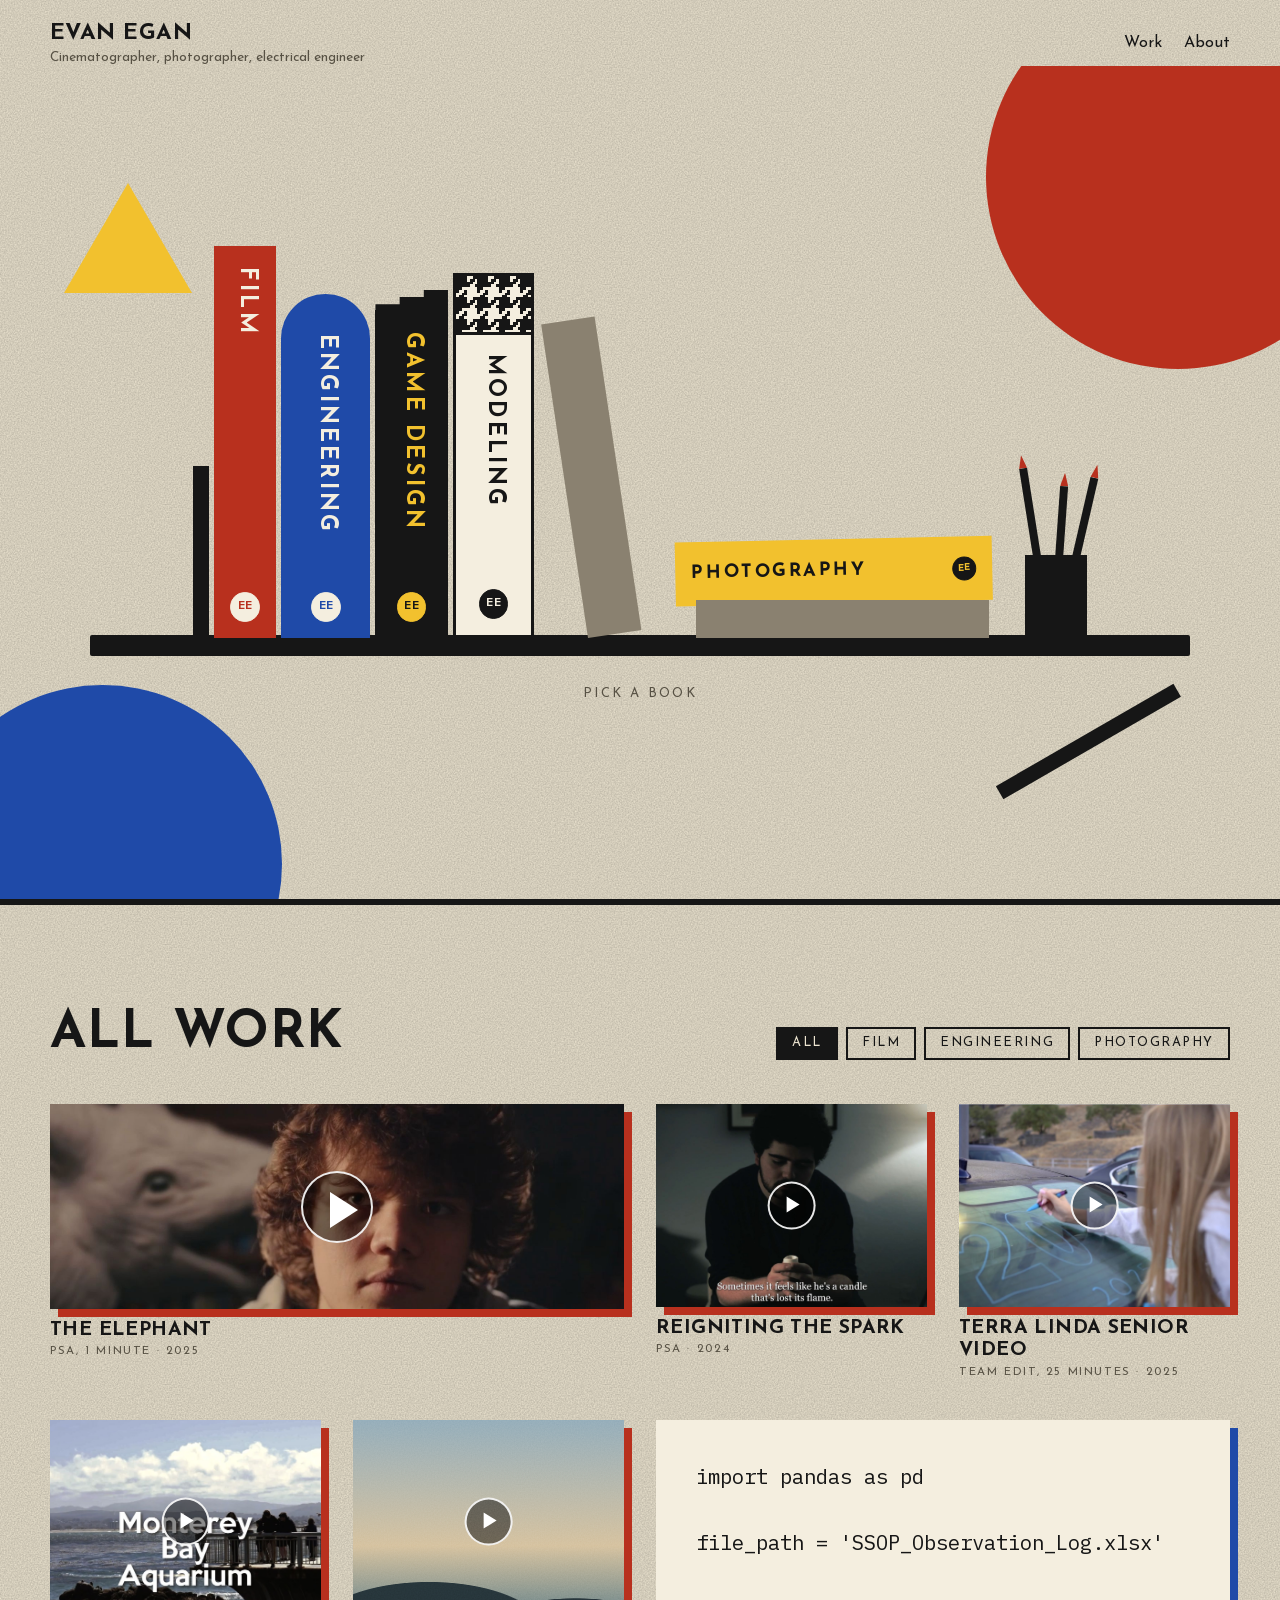
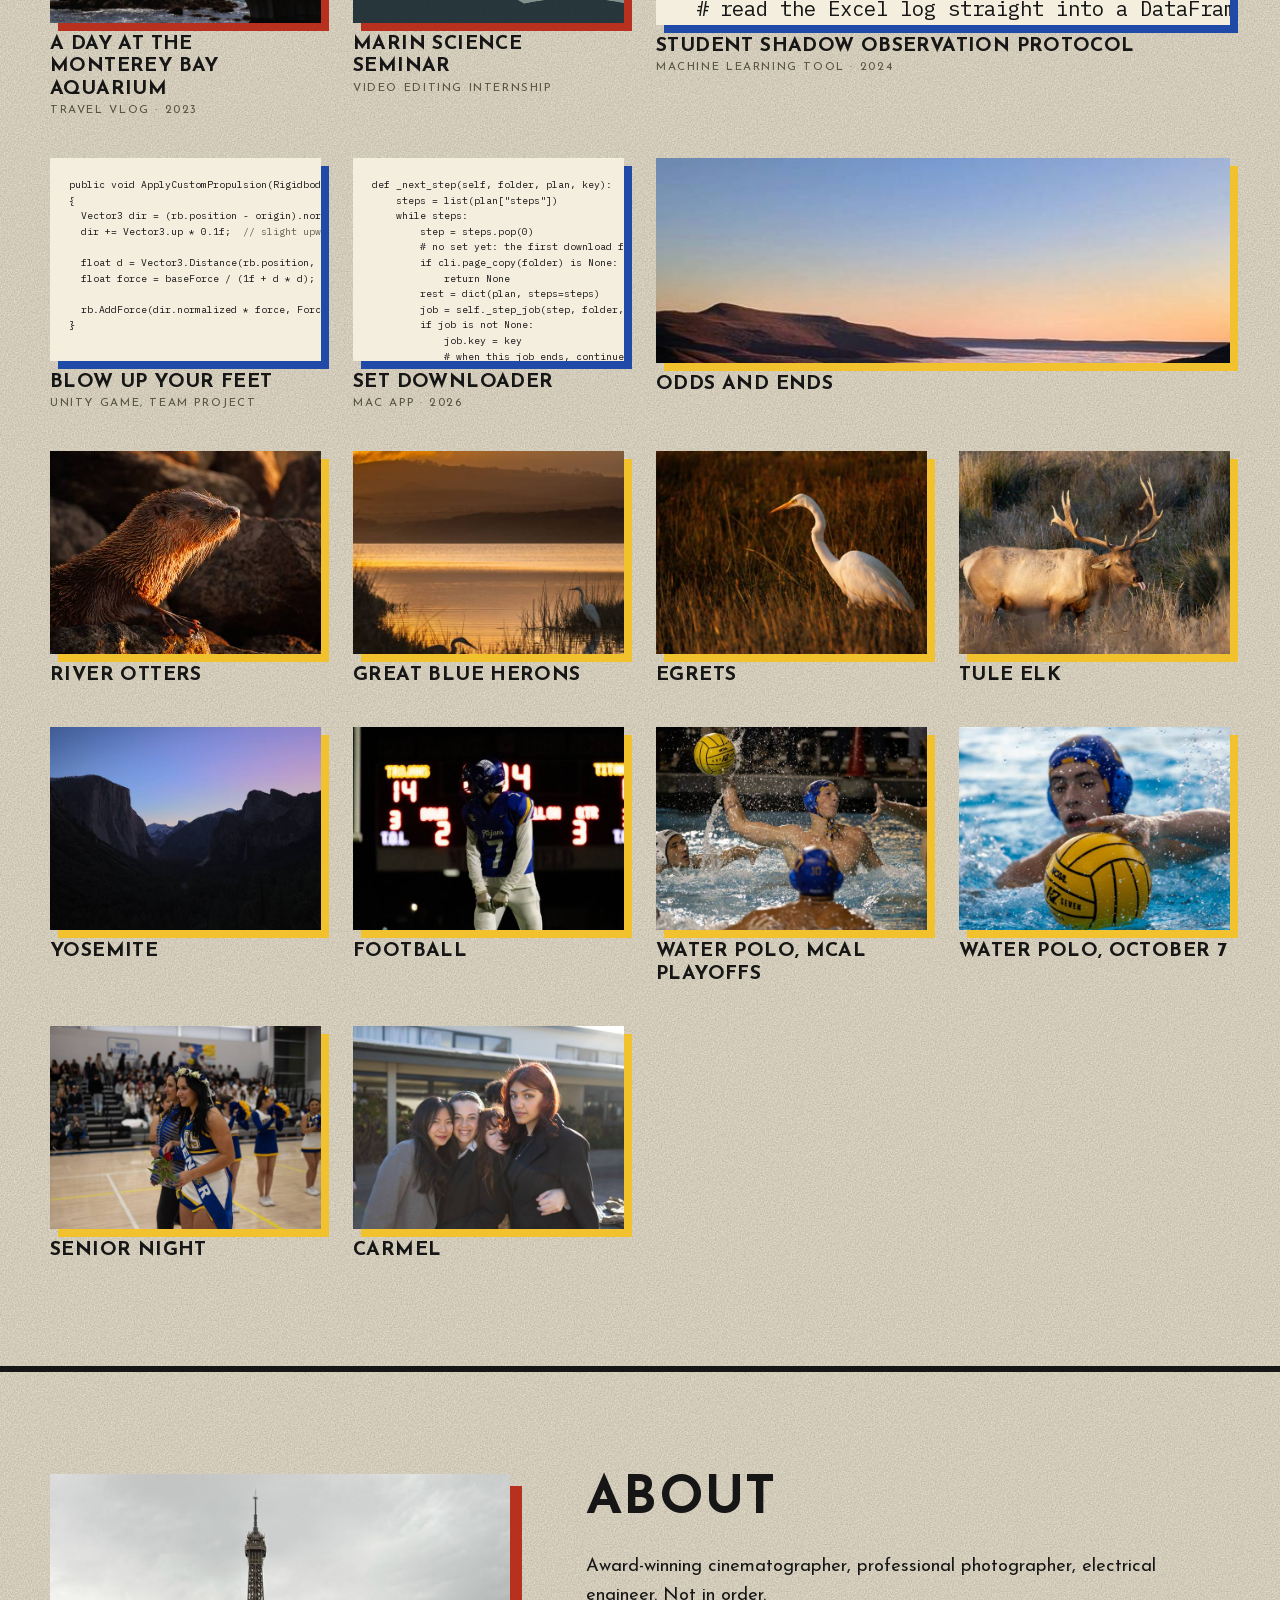
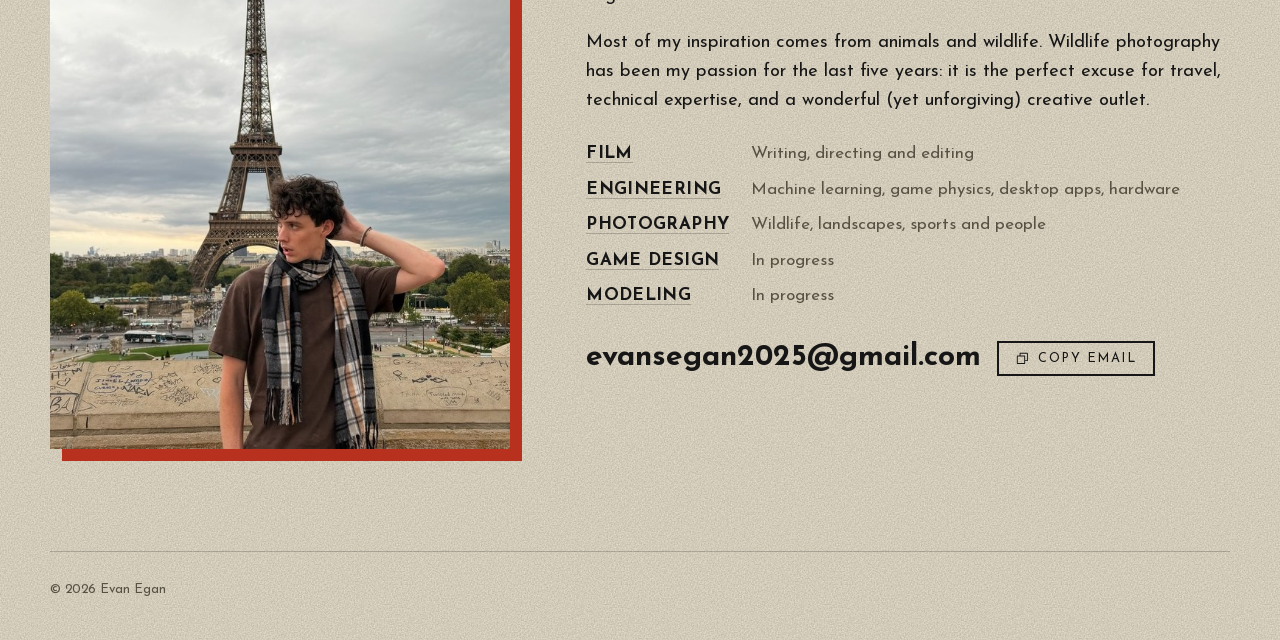
<file: index.html>
<!doctype html>
<html lang="en">
<head>
<meta charset="utf-8">
<meta name="viewport" content="width=device-width, initial-scale=1, viewport-fit=cover">
<title>Evan Egan | Films, photographs, design &amp; software</title>
<meta name="description" content="Portfolio of Evan Egan: award-winning short films, wildlife and sports photography, and engineering projects, arranged as books on a shelf.">
<meta property="og:title" content="Evan Egan">
<meta property="og:description" content="Award-winning short films, wildlife and sports photography, and engineering projects.">
<meta property="og:type" content="website">
<meta property="og:url" content="https://esegan.com/">
<meta property="og:image" content="https://esegan.com/assets/og.jpg">
<meta property="og:image:width" content="1200">
<meta property="og:image:height" content="630">
<meta property="og:image:alt" content="Evan Egan: film, photography and engineering, beside a photo of river otters">
<meta name="twitter:card" content="summary_large_image">
<meta name="theme-color" content="#ece4d0">
<link rel="canonical" href="https://esegan.com/">
<link rel="icon" href="data:image/svg+xml,%3Csvg xmlns='http://www.w3.org/2000/svg' viewBox='0 0 64 64'%3E%3Crect width='64' height='64' rx='14' fill='%23b8301e'/%3E%3Ctext x='32' y='42' font-family='Georgia,serif' font-size='28' text-anchor='middle' fill='%23f4eedf'%3EEE%3C/text%3E%3C/svg%3E">
<link rel="preload" href="assets/fonts/JosefinSans-normal-400_700.woff2" as="font" type="font/woff2" crossorigin>
<link rel="stylesheet" href="fonts.css?v=2">
<link rel="stylesheet" href="styles.css?v=7">
</head>
<body>
<!--BODY-->

<div id="site">
  <header class="site-head" id="top">
    <a class="brand" href="#top"><h1 class="name" id="siteName">Evan Egan</h1><span class="role" id="siteRole"></span></a>
    <nav class="nav" aria-label="Sections"><a href="#work">Work</a><a href="#about">About</a></nav>
  </header>

  <main>
    <section class="hero" aria-label="Bookshelf">
      <div class="decor" id="decor" aria-hidden="true"></div>
      <div class="scene" id="scene"><div class="row" id="row"></div><div class="plank"></div></div>
      <p class="hint">Pick a book</p>
    </section>

    <hr class="rule">

    <section class="section" id="work" aria-labelledby="workTitle">
      <div class="sec-head">
        <h2 class="sec-title" id="workTitle">All work</h2>
        <div class="filters" id="filters" role="group" aria-label="Filter by discipline"></div>
      </div>
      <ul class="cards" id="cards"></ul>
    </section>

    <hr class="rule">

    <section class="section" id="about" aria-labelledby="aboutTitle">
      <div class="about-grid">
        <div class="portrait" id="portrait"></div>
        <div class="about-text">
          <h2 class="sec-title" id="aboutTitle">About</h2>
          <div id="aboutText"></div>
          <dl class="disc" id="disc"></dl>
          <div class="contact" data-copy-scope>
            <p class="avail" id="avail"></p>
            <div class="email-row"><span class="email" id="email" data-copy-src></span><button class="btn" id="copyEmail" data-copy="">Copy email</button></div>
            <div class="email-row" id="resumeRow"></div>
            <ul class="links" id="links"></ul>
          </div>
        </div>
      </div>
    </section>
  </main>

  <footer class="site-foot"><span id="copyright"></span><span id="loc"></span></footer>
</div>

<div class="reader" id="reader" hidden role="dialog" aria-modal="true" aria-labelledby="rTitle">
  <div class="r-top">
    <button class="btn" id="closeBtn">← Shelf</button>
    <h2 class="r-title" id="rTitle"></h2>
    <div class="r-actions"><button class="btn hide-sm" id="tocBtn">Contents</button><button class="btn hide-sm" id="shareBtn">Copy link</button></div>
  </div>
  <div class="stage">
    <div class="spread" id="spread"><div class="page" id="pageL"></div><div class="page" id="pageR"></div><button class="edge prev" id="edgePrev" data-step="-1" tabindex="-1" aria-hidden="true"></button><button class="edge next" id="edgeNext" data-step="1" tabindex="-1" aria-hidden="true"></button></div>
  </div>
  <div class="r-bot">
    <button class="btn" id="prevBtn" aria-label="Previous page">←</button>
    <div class="scrub"><div class="scrub-bar" id="scrubBar" role="group" aria-label="Sections"></div><p class="scrub-label" id="scrubLabel"></p></div>
    <button class="btn" id="nextBtn" aria-label="Next page">→</button>
  </div>
  <p class="sr-only" aria-live="polite" id="live"></p>
</div>

<div class="lightbox" id="lb" hidden role="dialog" aria-modal="true" aria-label="Media viewer">
  <div class="lb-top"><span class="lb-count" id="lbCount"></span><button class="btn" id="lbClose">Close</button></div>
  <div class="lb-stage"><div class="lb-media" id="lbMedia"></div></div>
  <div class="lb-bot"><button class="btn" id="lbPrev" aria-label="Previous">←</button><p class="lb-cap" id="lbCap"></p><button class="btn" id="lbNext" aria-label="Next">→</button></div>
</div>

<noscript><p style="padding:24px;font:16px/1.5 system-ui,sans-serif">This portfolio needs JavaScript to open its books. Write to evansegan2025@gmail.com and I’ll send links directly.</p></noscript>

<script src="assets/photos/ratios.js?v=2"></script>
<script src="content.js?v=7"></script>
<script src="app.js?v=7"></script>
<!--/BODY-->
</body>
</html>
</file>
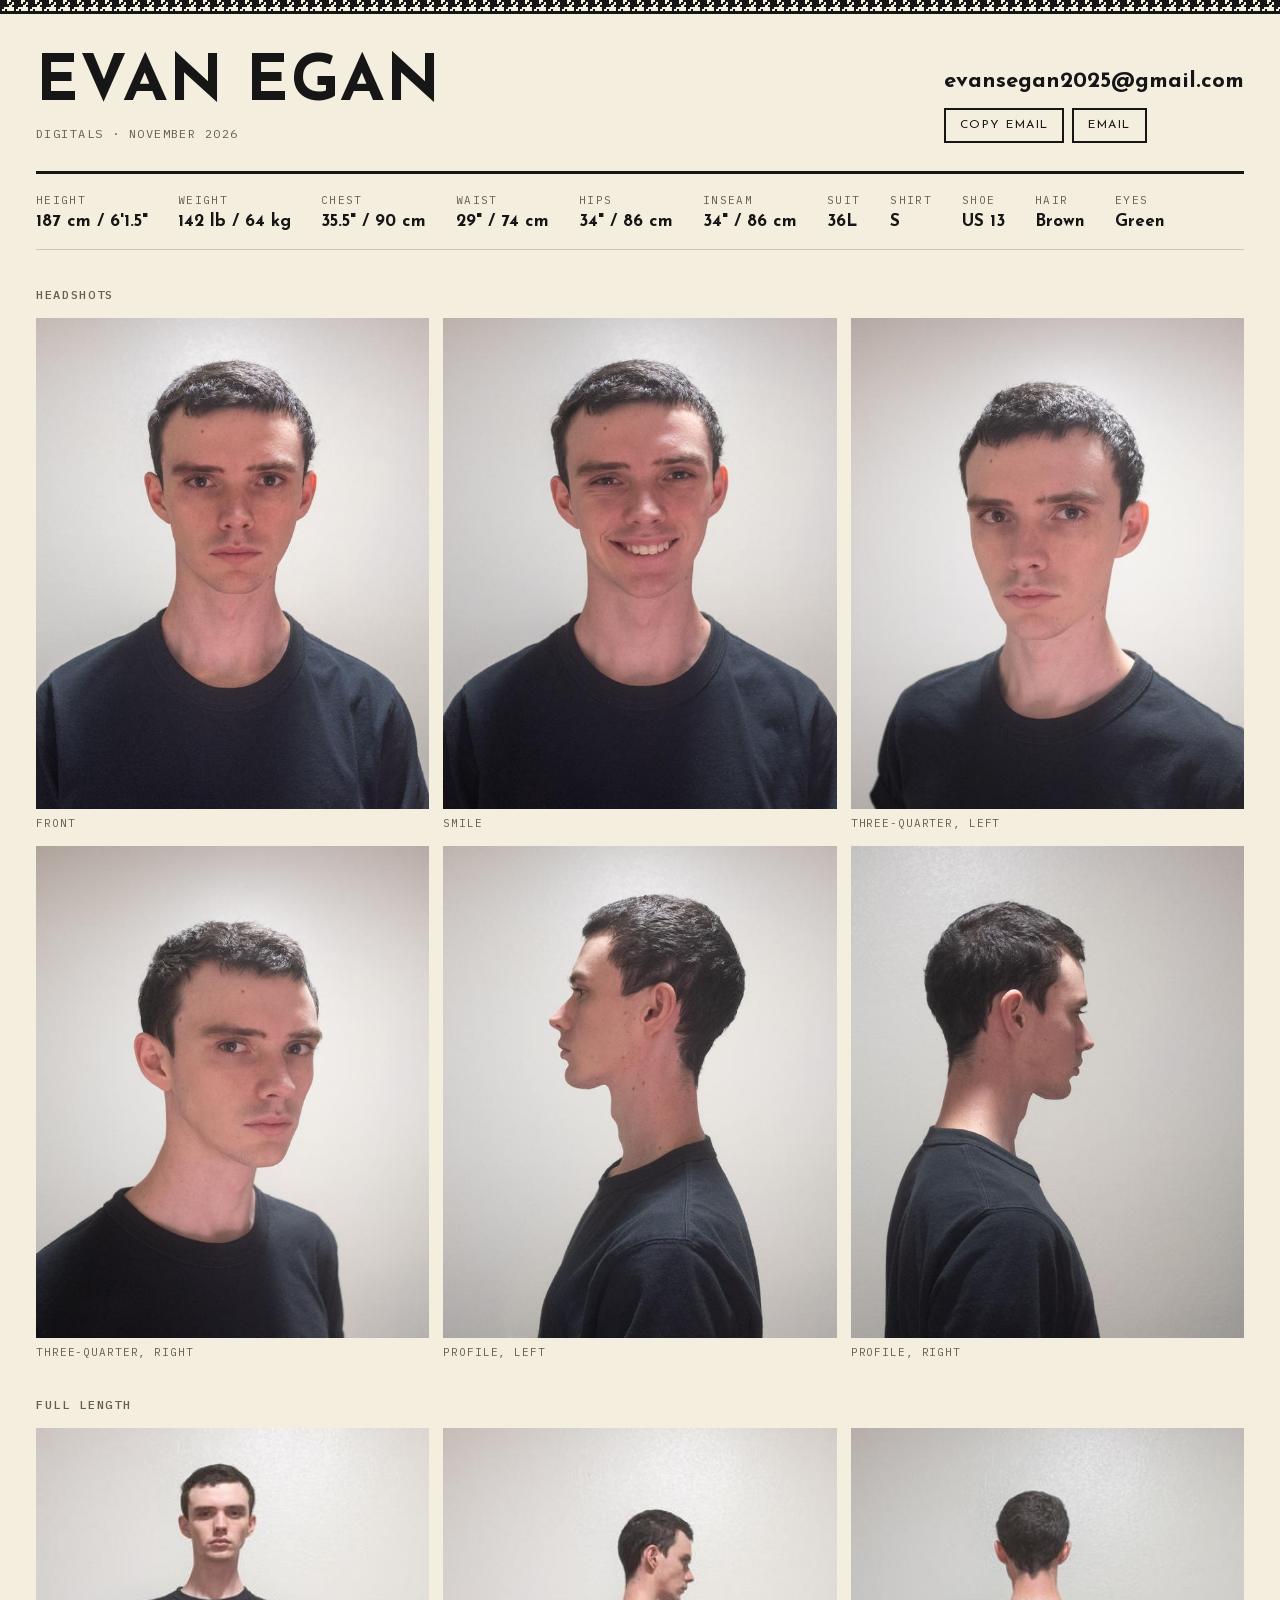
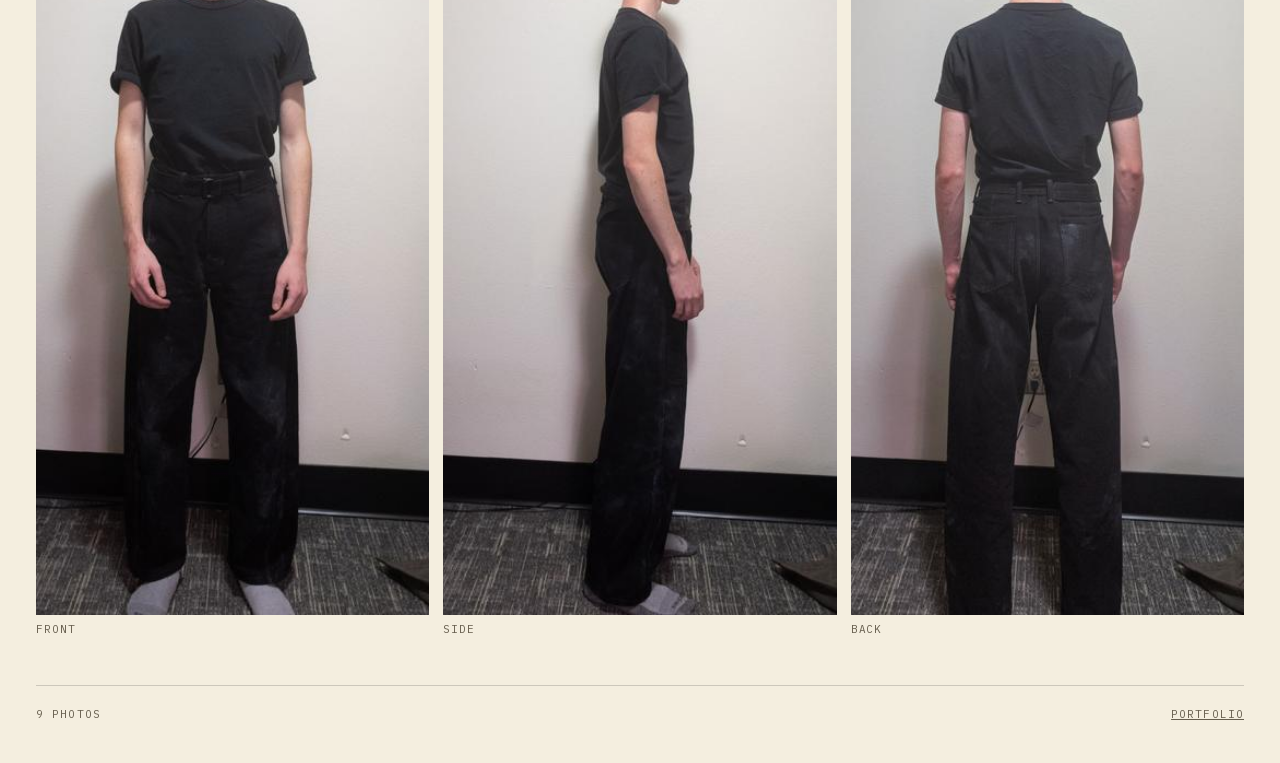
<file: digitals/index.html>
<!doctype html>
<html lang="en">
<head>
<meta charset="utf-8">
<meta name="viewport" content="width=device-width, initial-scale=1, viewport-fit=cover">
<!-- Unlisted: nothing on the site links here, and search engines are asked not to index it. -->
<meta name="robots" content="noindex, nofollow, noimageindex">
<title>Evan Egan | Digitals</title>
<meta name="theme-color" content="#f4eedf">
<link rel="icon" href="data:image/svg+xml,%3Csvg xmlns='http://www.w3.org/2000/svg' viewBox='0 0 64 64'%3E%3Crect width='64' height='64' rx='14' fill='%23161616'/%3E%3Ctext x='32' y='42' font-family='Georgia,serif' font-size='28' text-anchor='middle' fill='%23f4eedf'%3EEE%3C/text%3E%3C/svg%3E">
<link rel="stylesheet" href="../fonts.css?v=2">
<style>
:root{
  --paper:#f4eedf; --ink:#161616; --muted:#665e4e; --rule:rgba(22,22,22,.18); --cell:#e9e2d0; --accent:#b8301e;
  --f-title:'Josefin Sans',sans-serif; --f-mono:'IBM Plex Mono',ui-monospace,Menlo,monospace;
  --hound:url("data:image/svg+xml,%3Csvg xmlns='http://www.w3.org/2000/svg' width='8' height='8' viewBox='0 0 8 8' shape-rendering='crispEdges'%3E%3Cpath d='M0 0h4v1h-4zM6 0h2v1h-2zM0 1h4v1h-4zM5 1h2v1h-2zM0 2h6v1h-6zM0 3h5v1h-5zM7 3h1v1h-1zM0 4h2v1h-2zM0 5h1v1h-1zM3 5h1v1h-1zM2 6h2v1h-2zM1 7h2v1h-2z' fill='%23161616'/%3E%3C/svg%3E");
}
*{box-sizing:border-box}
[hidden]{display:none!important}
html{-webkit-text-size-adjust:100%}
body{margin:0;background:var(--paper);color:var(--ink);font-family:var(--f-title);font-size:16px;line-height:1.5;-webkit-font-smoothing:antialiased}
.band{height:14px;background:var(--hound) 0 0/14px 14px;border-bottom:3px solid var(--ink)}
.wrap{max-width:1240px;margin:0 auto;padding:0 16px}
header{display:flex;flex-wrap:wrap;align-items:flex-end;justify-content:space-between;gap:20px 32px;padding:40px 0 28px;border-bottom:3px solid var(--ink)}
h1{margin:0;font-weight:700;text-transform:uppercase;letter-spacing:.02em;font-size:clamp(34px,7vw,64px);line-height:.95}
.kicker{margin:10px 0 0;font-family:var(--f-mono);font-size:12px;letter-spacing:.12em;text-transform:uppercase;color:var(--muted)}
.contact{display:flex;flex-direction:column;align-items:flex-start;gap:10px}
.email{font-weight:700;font-size:clamp(17px,2.2vw,22px);user-select:all;overflow-wrap:anywhere}
.acts{display:flex;flex-wrap:wrap;gap:8px}
.btn{display:inline-flex;align-items:center;gap:6px;font:inherit;font-size:12px;letter-spacing:.12em;text-transform:uppercase;padding:8px 14px;border:2px solid var(--ink);background:transparent;color:var(--ink);text-decoration:none;cursor:pointer;line-height:1.2}
.btn:hover{background:var(--ink);color:var(--paper)}
.btn:focus-visible,.shot:focus-visible{outline:2px solid var(--accent);outline-offset:3px}
.stats{display:flex;flex-wrap:wrap;gap:14px 30px;margin:0;padding:18px 0 16px;border-bottom:1px solid var(--rule)}
.stats dt{font-family:var(--f-mono);font-size:11px;letter-spacing:.12em;text-transform:uppercase;color:var(--muted)}
.stats dd{margin:4px 0 0;font-weight:700;font-size:17px;line-height:1.2;white-space:nowrap}
.sec{margin-top:36px}
.sec h2{margin:0 0 14px;font-family:var(--f-mono);font-weight:500;font-size:12px;letter-spacing:.14em;text-transform:uppercase;color:var(--muted)}
.grid{list-style:none;margin:0;padding:0;display:grid;grid-template-columns:repeat(auto-fill,minmax(min(100%,300px),1fr));gap:14px}
.shot{all:unset;box-sizing:border-box;display:block;width:100%;cursor:zoom-in;background:var(--cell);aspect-ratio:var(--cellr,.8);position:relative;overflow:hidden}
.shot img{position:absolute;inset:0;width:100%;height:100%;object-fit:contain;display:block}
.cap{margin:6px 0 0;font-family:var(--f-mono);font-size:11px;letter-spacing:.08em;text-transform:uppercase;color:var(--muted)}
.empty{list-style:none;padding:60px 0;text-align:center;color:var(--muted);font-family:var(--f-mono);font-size:12px;letter-spacing:.12em;text-transform:uppercase}
footer{display:flex;justify-content:space-between;flex-wrap:wrap;gap:8px 20px;margin-top:48px;padding:20px 0 40px;border-top:1px solid var(--rule);font-family:var(--f-mono);font-size:11px;letter-spacing:.1em;text-transform:uppercase;color:var(--muted)}
footer a{color:inherit}
/* full-size view */
dialog{border:0;padding:0;margin:0;width:100vw;height:100dvh;max-width:none;max-height:none;background:rgba(14,13,11,.96);color:#f4eedf}
dialog[open]{display:grid;grid-template-rows:auto minmax(0,1fr) auto}
dialog::backdrop{background:transparent}
.lb-bar{display:flex;justify-content:space-between;align-items:center;gap:12px;padding:calc(env(safe-area-inset-top,0px) + 12px) 16px 12px}
.lb-stage{position:relative;min-height:0;margin:0 8px}
.lb-stage img{position:absolute;inset:0;width:100%;height:100%;object-fit:contain;display:block}
.lb-n,.lb-cap{font-family:var(--f-mono);font-size:12px;letter-spacing:.1em;text-transform:uppercase;color:rgba(244,238,223,.75)}
dialog .btn{border-color:#f4eedf;color:#f4eedf}
dialog .btn:hover{background:#f4eedf;color:var(--ink)}
dialog .btn:disabled{opacity:.3;cursor:default;background:transparent;color:#f4eedf}
@media (prefers-reduced-motion:no-preference){.shot img{transition:transform .4s cubic-bezier(.2,.7,.2,1)}.shot:hover img{transform:scale(1.02)}}
</style>
</head>
<body>
<script>
/*
  Digitals for agencies. Edit this block.

  Add photos with:   python3 tools/add-photos.py "/path/to/Digitals" --digitals
  That makes web copies in digitals/photos/ with all camera and GPS data stripped,
  and prints the lines for `photos` below (with each photo's shape filled in).
  A line with just a heading in quotes starts a new section, e.g. 'Headshots' or 'Full length'.
  Each section's grid takes the shape of its own photos.

  Stats left empty are hidden.
*/
window.DIGITALS = {
  name: 'Evan Egan',
  taken: 'November 2026',
  email: 'evansegan2025@gmail.com',
  location: '',                    // e.g. 'Santa Cruz, CA'
  stats: [
    ['Height', '187 cm / 6\'1.5"'],
    ['Weight', '142 lb / 64 kg'],
    ['Chest', '35.5" / 90 cm'],
    ['Waist', '29" / 74 cm'],
    ['Hips', '34" / 86 cm'],
    ['Inseam', '34" / 86 cm'],
    ['Suit', '36L'],
    ['Shirt', 'S'],
    ['Shoe', 'US 13'],
    ['Hair', 'Brown'],
    ['Eyes', 'Green'],
    // also common: ['Neck', '15"'], ['Sleeve', '34"']
  ],
  // 'Section heading', then [number, 'what the shot is', width / height]
  photos: [
    'Headshots',
    [1, 'Front', 0.8],
    [2, 'Smile', 0.8],
    [3, 'Three-quarter, left', 0.8],
    [4, 'Three-quarter, right', 0.8],
    [5, 'Profile, left', 0.8],
    [6, 'Profile, right', 0.8],
    'Full length',
    [7, 'Front', 0.5],
    [8, 'Side', 0.5],
    [9, 'Back', 0.5],
  ],
};
</script>

<div class="band" aria-hidden="true"></div>
<div class="wrap">
  <header>
    <div>
      <h1 id="name"></h1>
      <p class="kicker" id="kicker"></p>
    </div>
    <div class="contact">
      <span class="email" id="email"></span>
      <div class="acts"><button class="btn" id="copy" type="button">Copy email</button><a class="btn" id="mail" href="#">Email</a></div>
    </div>
  </header>
  <dl class="stats" id="stats"></dl>
  <div id="grid"></div>
  <footer><span id="foot"></span><a href="../">Portfolio</a></footer>
</div>

<dialog id="lb" aria-label="Photo">
  <div class="lb-bar"><span class="lb-n" id="lbN"></span><button class="btn" id="lbClose" type="button">Close</button></div>
  <div class="lb-stage" id="lbStage"></div>
  <div class="lb-bar"><button class="btn" id="lbPrev" type="button" aria-label="Previous photo">&larr;</button><span class="lb-cap" id="lbCap"></span><button class="btn" id="lbNext" type="button" aria-label="Next photo">&rarr;</button></div>
</dialog>

<script>
(() => {
  'use strict';
  const D = window.DIGITALS, $ = s => document.querySelector(s);
  const esc = s => String(s ?? '').replace(/[&<>"']/g, c => ({ '&': '&amp;', '<': '&lt;', '>': '&gt;', '"': '&quot;', "'": '&#39;' }[c]));
  const pad = n => String(n).padStart(3, '0');
  // a heading string starts a section; every other entry is [number, caption, width / height]
  const secs = [], shots = [];
  (D.photos || []).forEach(e => {
    if (typeof e === 'string') { secs.push({ h: e, list: [] }); return; }
    if (!secs.length) secs.push({ h: '', list: [] });
    const [n, alt, ratio] = e, sec = secs[secs.length - 1];
    const s = { alt: alt || '', sec: sec.h, ratio: ratio || .8, i: shots.length, lg: `photos/${pad(n)}-lg.jpg`, sm: `photos/${pad(n)}-sm.jpg` };
    sec.list.push(s); shots.push(s);
  });
  const label = s => [s.sec, s.alt].filter(Boolean).join(', ');

  $('#name').textContent = D.name;
  $('#kicker').textContent = ['Digitals', D.taken, D.location].filter(Boolean).join(' · ');
  $('#email').textContent = D.email;
  $('#mail').href = `mailto:${D.email}?subject=${encodeURIComponent(D.name + ' digitals')}`;
  $('#foot').textContent = shots.length ? `${shots.length} photo${shots.length === 1 ? '' : 's'}` : '';

  const stats = (D.stats || []).filter(([, v]) => v);
  $('#stats').innerHTML = stats.map(([k, v]) => `<div><dt>${esc(k)}</dt><dd>${esc(v)}</dd></div>`).join('');
  $('#stats').hidden = !stats.length;

  // each section's cells take the shape most of its photos share, and show every photo whole (never cropped)
  const median = list => { const rs = list.map(s => s.ratio).sort((a, b) => a - b); return rs[Math.floor(rs.length / 2)]; };
  const cell = s => `<li><button class="shot" type="button" data-i="${s.i}" aria-label="View larger: ${esc(label(s) || 'photo ' + (s.i + 1))}"><img src="${s.sm}" srcset="${s.sm} 720w, ${s.lg} 2000w" sizes="(min-width: 1240px) 400px, (min-width: 660px) 45vw, 100vw" alt="${esc(label(s))}" loading="${s.i < 4 ? 'eager' : 'lazy'}" decoding="async"></button>${s.alt ? `<p class="cap">${esc(s.alt)}</p>` : ''}</li>`;
  $('#grid').innerHTML = shots.length
    ? secs.filter(g => g.list.length).map(g => `<section class="sec">${g.h ? `<h2>${esc(g.h)}</h2>` : ''}<ul class="grid" style="--cellr:${median(g.list)}">${g.list.map(cell).join('')}</ul></section>`).join('')
    : '<p class="empty">Digitals coming soon</p>';

  async function copy(btn) {
    const label = 'Copy email';
    try { await navigator.clipboard.writeText(D.email); btn.textContent = 'Copied'; }
    catch (e) { const r = document.createRange(); r.selectNodeContents($('#email')); const s = getSelection(); s.removeAllRanges(); s.addRange(r); btn.textContent = 'Selected, copy it'; }
    setTimeout(() => { btn.textContent = label; }, 1800);
  }
  $('#copy').addEventListener('click', e => copy(e.currentTarget));

  // full-size view
  const lb = $('#lb');
  let cur = -1, opener = null;
  function show(i) {
    cur = i; const s = shots[i];
    $('#lbStage').innerHTML = `<img src="${s.lg}" alt="${esc(label(s))}">`;
    $('#lbN').textContent = `${i + 1} / ${shots.length}`;
    $('#lbCap').textContent = label(s);
    $('#lbPrev').disabled = i <= 0;
    $('#lbNext').disabled = i >= shots.length - 1;
  }
  function open(i, from) { opener = from; show(i); if (!lb.open) lb.showModal(); $('#lbClose').focus(); }
  function close() { lb.close(); }
  lb.addEventListener('close', () => { $('#lbStage').innerHTML = ''; if (opener) opener.focus(); });
  $('#grid').addEventListener('click', e => { const b = e.target.closest('.shot'); if (b) open(+b.dataset.i, b); });
  $('#lbClose').addEventListener('click', close);
  $('#lbPrev').addEventListener('click', () => cur > 0 && show(cur - 1));
  $('#lbNext').addEventListener('click', () => cur < shots.length - 1 && show(cur + 1));
  lb.addEventListener('click', e => { if (e.target === lb || e.target.id === 'lbStage') close(); });
  lb.addEventListener('keydown', e => {
    if (e.key === 'ArrowRight' && cur < shots.length - 1) show(cur + 1);
    else if (e.key === 'ArrowLeft' && cur > 0) show(cur - 1);
  });
  let x = null;
  lb.addEventListener('touchstart', e => { x = e.touches[0].clientX; }, { passive: true });
  lb.addEventListener('touchend', e => {
    if (x === null) return; const dx = e.changedTouches[0].clientX - x; x = null;
    if (dx < -45 && cur < shots.length - 1) show(cur + 1); else if (dx > 45 && cur > 0) show(cur - 1);
  });
})();
</script>
</body>
</html>
</file>
<file: fonts.css>
/* Self-hosted Google Fonts (SIL Open Font License), latin subset. */
@font-face {
  font-family: 'Archivo';
  font-style: normal;
  font-weight: 400 800;
  font-stretch: 62% 125%;
  font-display: swap;
  src: url(assets/fonts/Archivo-normal-400_800.woff2) format('woff2');
  unicode-range: U+0000-00FF, U+0131, U+0152-0153, U+02BB-02BC, U+02C6, U+02DA, U+02DC, U+0304, U+0308, U+0329, U+2000-206F, U+20AC, U+2122, U+2191, U+2193, U+2212, U+2215, U+FEFF, U+FFFD;
}
@font-face {
  font-family: 'Caveat';
  font-style: normal;
  font-weight: 500 700;
  font-display: swap;
  src: url(assets/fonts/Caveat-normal-500_700.woff2) format('woff2');
  unicode-range: U+0000-00FF, U+0131, U+0152-0153, U+02BB-02BC, U+02C6, U+02DA, U+02DC, U+0304, U+0308, U+0329, U+2000-206F, U+20AC, U+2122, U+2191, U+2193, U+2212, U+2215, U+FEFF, U+FFFD;
}
@font-face {
  font-family: 'IBM Plex Mono';
  font-style: normal;
  font-weight: 400;
  font-display: swap;
  src: url(assets/fonts/IBMPlexMono-normal-400.woff2) format('woff2');
  unicode-range: U+0000-00FF, U+0131, U+0152-0153, U+02BB-02BC, U+02C6, U+02DA, U+02DC, U+0304, U+0308, U+0329, U+2000-206F, U+20AC, U+2122, U+2191, U+2193, U+2212, U+2215, U+FEFF, U+FFFD;
}
@font-face {
  font-family: 'IBM Plex Mono';
  font-style: normal;
  font-weight: 500;
  font-display: swap;
  src: url(assets/fonts/IBMPlexMono-normal-500.woff2) format('woff2');
  unicode-range: U+0000-00FF, U+0131, U+0152-0153, U+02BB-02BC, U+02C6, U+02DA, U+02DC, U+0304, U+0308, U+0329, U+2000-206F, U+20AC, U+2122, U+2191, U+2193, U+2212, U+2215, U+FEFF, U+FFFD;
}
@font-face {
  font-family: 'Josefin Sans';
  font-style: normal;
  font-weight: 400 700;
  font-display: swap;
  src: url(assets/fonts/JosefinSans-normal-400_700.woff2) format('woff2');
  unicode-range: U+0000-00FF, U+0131, U+0152-0153, U+02BB-02BC, U+02C6, U+02DA, U+02DC, U+0304, U+0308, U+0329, U+2000-206F, U+20AC, U+2122, U+2191, U+2193, U+2212, U+2215, U+FEFF, U+FFFD;
}
</file>
<file: styles.css>
/* Layout: the shelf is the hero; under it sit the full work grid and the about sheet.
   Books open into a reader over a dimmed view of the page.
   Bauhaus: cream ground, primary red / blue / yellow and black, Josefin Sans, square corners throughout.
   One accent (red) for interface states. */
:root{
  --noise:url("data:image/svg+xml,%3Csvg xmlns='http://www.w3.org/2000/svg' width='220' height='220'%3E%3Cfilter id='n'%3E%3CfeTurbulence type='fractalNoise' baseFrequency='.7' numOctaves='3' stitchTiles='stitch'/%3E%3CfeColorMatrix values='0 0 0 0 0 0 0 0 0 0 0 0 0 0 0 0 0 0 .22 0'/%3E%3C/filter%3E%3Crect width='220' height='220' filter='url(%23n)'/%3E%3C/svg%3E");
  --u:1.2px; --gutter:16px;
  --f-mono:'IBM Plex Mono',ui-monospace,Menlo,monospace; --f-hand:'Caveat','Bradley Hand',cursive;
  --plank-fill:transparent; --book-fill:transparent;
  --bgc:#ece4d0; --bg:var(--noise),#ece4d0;
  --ink:#161616; --muted:#575144; --faint:rgba(22,22,22,.22);
  --veil:rgba(22,20,17,.8); --veil-strong:rgba(14,13,11,.94);   /* the page behind an open book is dimmed, not hidden */
  --paper:#f4eedf; --paper-bg:#f4eedf; --paper-ink:#161616; --paper-muted:#665e4e; --edge:#d8cfb8; --pencil:#b8301e; --accent:#b8301e; --link:#b8301e;
  --f-spine:'Josefin Sans',sans-serif; --f-title:'Josefin Sans',sans-serif; --f-body:'Josefin Sans',sans-serif; --f-ui:'Josefin Sans',sans-serif;
  --sp-size:17; --sp-weight:700; --sp-case:uppercase; --sp-ls:.14em; --t-weight:700; --t-case:uppercase; --t-ls:.02em;
  --line:#161616; --line-w:3px; --radius:0px;
  --b1:#b8301e; --b2:#1f4aa8; --b3:#f2c12e; --b4:#161616; --b5:#f4eedf; --b6:#8a8170;
  --f1:#f4eedf; --f2:#f4eedf; --f3:#161616; --f4:#f2c12e; --f5:#161616; --f6:#f4eedf;
  --pp:#f7f3e8; --pp-ink:#161616; --pp-muted:#665e4e; --pp-edge:#ddd5c0;   /* photo book paper */
}
/* ===== base ===== */
*{box-sizing:border-box}
[hidden]{display:none!important}
html{scroll-behavior:smooth}
body{margin:0;background:var(--bg);background-color:var(--bgc);color:var(--ink);font-family:var(--f-body);font-size:17px;line-height:1.5;padding-inline:var(--gutter);-webkit-font-smoothing:antialiased}
.ico{width:1.15em;height:1.15em;fill:currentColor;flex:none}
body.locked{overflow:hidden}
img{max-width:100%}
button{font:inherit;color:inherit}
a{color:inherit}
:focus-visible{outline:2px solid var(--accent);outline-offset:3px}
.sr-only{position:absolute;width:1px;height:1px;margin:-1px;padding:0;overflow:hidden;clip:rect(0 0 0 0);white-space:nowrap;border:0}
/* header */
.site-head{position:relative;z-index:3;display:flex;align-items:center;flex-wrap:wrap;gap:14px 28px;max-width:1180px;margin:0 auto;padding-block:22px 0}
.brand{display:flex;flex-direction:column;gap:3px;text-decoration:none;margin-right:auto;min-width:0}
.brand .name{margin:0;font-family:var(--f-title);font-weight:var(--t-weight);text-transform:var(--t-case);letter-spacing:var(--t-ls);font-size:1.4rem;line-height:1.05}
.brand .role{font-family:var(--f-ui);font-size:.86rem;color:var(--muted);line-height:1.3}
.nav{display:flex;gap:22px}
.nav a{font-family:var(--f-ui);text-decoration:none;font-size:1rem;padding-block:4px;border-bottom:var(--line-w) solid transparent}
.nav a:hover{border-bottom-color:currentColor}
/* hero + shelf */
.hero{position:relative;margin-inline:calc(var(--gutter) * -1);padding-inline:var(--gutter);min-height:max(520px,calc(100vh - var(--head-h,80px)));min-height:max(520px,calc(100svh - var(--head-h,80px)));display:flex;flex-direction:column;justify-content:center;padding-block:56px 72px;overflow:hidden}
.decor{position:absolute;inset:0;pointer-events:none;z-index:0}
.decor .d{position:absolute}
.scene{position:relative;z-index:1;width:100%;max-width:1100px;margin:0 auto}
.row{display:flex;align-items:flex-end;justify-content:center;gap:calc(var(--u)*4);padding-inline:calc(var(--u)*24);position:relative;z-index:2;margin-bottom:calc(var(--line-w) * -1)}
.plank{position:relative;height:calc(var(--u)*20);border:var(--line-w) solid var(--line);background:var(--plank-fill);border-radius:2px}
.hint{position:relative;z-index:1;text-align:center;margin:28px 0 0;font-family:var(--f-hand);font-size:1.15rem;color:var(--muted)}
.hint{font-family:var(--f-ui);font-size:.82rem;letter-spacing:.18em;text-transform:uppercase}
.book{position:relative;flex:none;width:calc(var(--w) * var(--u));height:calc(var(--h) * var(--u));
  background:var(--fill,var(--book-fill));border:var(--line-w) solid var(--line);color:var(--line);
  border-radius:calc(var(--u)*3) calc(var(--u)*3) 0 0;padding:calc(var(--u)*16) 0 calc(var(--u)*12);
  display:flex;flex-direction:column;align-items:center;justify-content:space-between;gap:calc(var(--u)*8);cursor:pointer;font-family:var(--f-spine);
  transition:transform .32s cubic-bezier(.3,.7,.3,1);animation:rise .7s cubic-bezier(.2,.7,.2,1) backwards;animation-delay:calc(var(--i,0) * 70ms + 120ms)}
.book:hover,.book:focus-visible{transform:translateY(calc(var(--u)*-12))}
.book.pulled{transform:translateY(calc(var(--u)*-44));transition-duration:.24s}
.sp-title{writing-mode:vertical-rl;font-size:calc(var(--u) * var(--sp-size));font-weight:var(--sp-weight);text-transform:var(--sp-case);letter-spacing:var(--sp-ls);line-height:1;white-space:nowrap}
.mark{display:grid;place-items:center;flex:none;width:calc(var(--u)*22);height:calc(var(--u)*22);border:1.5px solid currentColor;border-radius:50%;font-family:var(--f-spine);font-size:calc(var(--u)*8.5);font-weight:700;letter-spacing:.02em}
.peek{position:absolute;left:50%;bottom:calc(100% + var(--u)*14);transform:translate(-50%,6px);white-space:nowrap;writing-mode:horizontal-tb;font-family:var(--f-hand);font-size:max(15px,calc(var(--u)*17));line-height:1;color:var(--accent);opacity:0;pointer-events:none;transition:opacity .2s,transform .2s;text-transform:none;letter-spacing:0;font-weight:700}
.book:hover .peek,.book:focus-visible .peek{opacity:1;transform:translate(-50%,0)}
.ribbon{position:absolute;top:calc(var(--u)*-20);left:60%;width:calc(var(--u)*7);height:calc(var(--u)*32);background:var(--accent);z-index:-1;clip-path:polygon(0 0,100% 0,100% 100%,50% 84%,0 100%);transform:rotate(8deg);transform-origin:bottom}
.book:not(.marked) .ribbon{display:none}
.lean{transform:rotate(-8.5deg);transform-origin:bottom left;margin-left:calc(var(--u)*36);cursor:default;animation:none}
.lean:hover{transform:rotate(-8.5deg)}
.gap{width:calc(var(--u)*24);flex:none}
.stack{display:flex;flex-direction:column;align-items:center;flex:none}
.flat{height:calc(var(--h) * var(--u));border-radius:0 calc(var(--u)*4) calc(var(--u)*4) 0;flex-direction:row;padding:0 calc(var(--u)*12)}
.flat .sp-title{writing-mode:horizontal-tb;font-size:calc(var(--u) * var(--sp-size) * .8)}
.flat .mark{width:calc(var(--u)*18);height:calc(var(--u)*18);font-size:calc(var(--u)*7)}
.flat .peek{bottom:calc(100% + var(--u)*10)}
.flat.top{transform:rotate(-1.2deg) translateX(calc(var(--u)*-6));transform-origin:bottom}
.flat.top:hover,.flat.top:focus-visible{transform:rotate(-1.2deg) translate(calc(var(--u)*-6),calc(var(--u)*-6))}
.flat.top.pulled{transform:rotate(-1.2deg) translate(calc(var(--u)*-6),calc(var(--u)*-26))}
.flat.under{cursor:default;margin-top:calc(var(--line-w) * -1);animation:none}
.flat.under:hover{transform:none}
.bookend{flex:none;width:calc(var(--u)*12);height:calc(var(--u)*128);border:var(--line-w) solid var(--line);border-bottom:0}
.cup{flex:none;position:relative;width:calc(var(--u)*46);height:calc(var(--u)*62);margin-left:calc(var(--u)*14);border:var(--line-w) solid var(--line);border-radius:0 0 calc(var(--u)*7) calc(var(--u)*7)}
.pencil{position:absolute;bottom:60%;width:calc(var(--u)*6);height:calc(var(--u)*90);border:var(--line-w) solid var(--line);transform-origin:bottom;z-index:-1}
.pencil::before{content:"";position:absolute;top:calc(var(--u)*-10);left:calc(var(--line-w) * -1);right:calc(var(--line-w) * -1);height:calc(var(--u)*10);background:var(--line);clip-path:polygon(50% 0,100% 100%,0 100%)}
@keyframes rise{from{opacity:0;transform:translateY(calc(var(--u)*30))}}
/* look-specific shelf treatments */
.book{background:var(--c);color:var(--fc);border:0;border-radius:0}
.book[data-fill="5"]{border:3px solid #161616}
.book[data-fill="2"]{border-radius:calc(var(--w) * var(--u) / 2) calc(var(--w) * var(--u) / 2) 0 0;padding-top:calc(var(--u)*30)}
.mark{background:var(--fc);color:var(--c);border-color:var(--fc)}
.plank{background:#161616;border:0;height:calc(var(--u)*16)}
:is(.bookend,.cup,.pencil){background:#161616;border:0;border-radius:0}
.pencil::before{left:0;right:0;background:#b8301e}
.flat.under{background:#8a8170;border:0}
.lean{background:#8a8170;border:0}
.peek{font-family:var(--f-ui);font-size:max(12px,calc(var(--u)*12));text-transform:uppercase;letter-spacing:.14em;background:#161616;color:#f4eedf;padding:6px 10px 4px}
/* slot 4 (black, Game Design): a stepped, pixel-block top */
.book[data-fill="4"]:not(.flat)::before{content:"";position:absolute;left:0;right:0;bottom:calc(100% - 1px);height:calc(var(--u)*15 + 1px);background:var(--c);clip-path:polygon(0 100%,0 66.67%,33.33% 66.67%,33.33% 33.33%,66.67% 33.33%,66.67% 0,100% 0,100% 100%)}
.book[data-fill="4"]:not(.flat) .peek{bottom:calc(100% + var(--u)*29)}
.book[data-fill="4"]:not(.flat) .ribbon{top:calc(var(--u)*-34)}
/* slot 5 (cream, Modeling): a houndstooth band, like a cloth-bound spine */
:root{--hound:url("data:image/svg+xml,%3Csvg xmlns='http://www.w3.org/2000/svg' width='8' height='8' viewBox='0 0 8 8' shape-rendering='crispEdges'%3E%3Cpath d='M0 0h4v1h-4zM6 0h2v1h-2zM0 1h4v1h-4zM5 1h2v1h-2zM0 2h6v1h-6zM0 3h5v1h-5zM7 3h1v1h-1zM0 4h2v1h-2zM0 5h1v1h-1zM3 5h1v1h-1zM2 6h2v1h-2zM1 7h2v1h-2z' fill='%23161616'/%3E%3C/svg%3E")}
.book[data-fill="5"]:not(.flat){padding-top:calc(var(--u)*58)}
.book[data-fill="5"]:not(.flat)::before{content:"";position:absolute;left:0;right:0;top:0;height:calc(var(--u)*42);background:var(--hound) 0 0/calc(var(--u)*16) calc(var(--u)*16);border-bottom:3px solid #161616}
/* decor pieces */
/* sections */
.section{position:relative;z-index:1;max-width:1180px;margin:0 auto;padding-block:clamp(56px,8vw,104px)}
.rule{border:0;border-top:6px solid var(--line);margin:0 calc(var(--gutter) * -1);opacity:1;position:relative;z-index:1}
.sec-head{display:flex;align-items:end;justify-content:space-between;flex-wrap:wrap;gap:16px 28px;margin-bottom:clamp(28px,4vw,44px)}
.sec-title{margin:0;font-family:var(--f-title);font-weight:var(--t-weight);text-transform:var(--t-case);letter-spacing:var(--t-ls);font-size:clamp(30px,4.4vw,52px);line-height:1}
.filters{display:flex;flex-wrap:wrap;gap:8px}
.chip{font-family:var(--f-ui);font-size:.88rem;padding:6px 14px;border-radius:999px;border:1.5px solid var(--faint);background:transparent;cursor:pointer;line-height:1.3}
.chip:hover{border-color:var(--ink)}
.chip[aria-pressed="true"]{background:var(--ink);color:var(--bgc);border-color:var(--ink)}
.chip{border-radius:0}
.chip{font-size:.8rem;letter-spacing:.12em;text-transform:uppercase;border-width:2px;border-color:#161616}
.cards{list-style:none;margin:0;padding:0;display:grid;grid-template-columns:repeat(auto-fill,minmax(min(100%,250px),1fr));gap:clamp(24px,3vw,40px) clamp(20px,2.6vw,32px)}
.cards li[hidden]{display:none}
.card{display:flex;flex-direction:column;gap:10px;text-decoration:none;color:inherit}
.thumb{position:relative;display:block;aspect-ratio:4/3;overflow:hidden;container-type:inline-size;border:var(--line-w) solid var(--line);background:var(--paper-bg);border-radius:var(--radius);transition:transform .3s cubic-bezier(.3,.7,.3,1),box-shadow .3s}
.thumb>img{position:absolute;inset:0;width:100%;height:100%;object-fit:cover}
.card:hover .thumb,.card:focus-visible .thumb{transform:translateY(-4px) rotate(-.6deg)}
.thumb{border:0;box-shadow:8px 8px 0 var(--c)}
.card[data-slot="5"]{--c:#161616}
.card:hover .thumb{transform:translate(-3px,-3px);box-shadow:11px 11px 0 var(--c)}
.card-text{display:flex;flex-direction:column;gap:2px}
.card-kicker{font-family:var(--f-ui);font-size:.76rem;color:var(--muted);letter-spacing:.04em}
.card-title{font-family:var(--f-title);font-weight:var(--t-weight);text-transform:var(--t-case);letter-spacing:var(--t-ls);font-size:1.22rem;line-height:1.15}
.card-kicker{text-transform:uppercase;letter-spacing:.14em;font-size:.72rem}
.card:hover .card-title{text-decoration:underline;text-underline-offset:4px;text-decoration-thickness:1.5px}
.about-grid{display:grid;grid-template-columns:minmax(0,5fr) minmax(0,7fr);gap:clamp(32px,6vw,88px);align-items:start}
.portrait{position:relative;aspect-ratio:4/5;border:var(--line-w) solid var(--line);background:var(--paper-bg);display:grid;place-items:center;overflow:hidden;border-radius:var(--radius);transform:rotate(-1.2deg)}
.portrait img{position:absolute;inset:0;width:100%;height:100%;object-fit:cover}
.portrait .mono{font-family:var(--f-title);font-weight:var(--t-weight);font-size:clamp(72px,12vw,150px);line-height:1;color:var(--paper-ink);opacity:.9}
.portrait{border:0;transform:none;box-shadow:12px 12px 0 #b8301e}
.about-text{display:flex;flex-direction:column;gap:26px;min-width:0}
#aboutText{display:flex;flex-direction:column;gap:1em}
.about-text p{margin:0;font-size:1.14rem;line-height:1.6;max-width:60ch;text-wrap:pretty}
.disc{display:grid;grid-template-columns:auto 1fr;gap:10px 22px;margin:0;align-items:baseline}
.disc dt a{font-family:var(--f-title);font-weight:var(--t-weight);text-transform:var(--t-case);letter-spacing:var(--t-ls);text-decoration:none;border-bottom:1.5px solid var(--faint)}
.disc dt a:hover{border-bottom-color:currentColor}
.disc dd{margin:0;color:var(--muted)}
.contact{display:flex;flex-direction:column;gap:14px;padding-top:6px}
.avail{font-family:var(--f-hand);font-size:1.3rem;color:var(--accent);line-height:1.1}
.email-row{display:flex;flex-wrap:wrap;align-items:center;gap:10px 16px}
.email{font-family:var(--f-title);font-weight:var(--t-weight);font-size:clamp(20px,2.6vw,30px);user-select:all;overflow-wrap:anywhere;line-height:1.15}
.btn{display:inline-flex;align-items:center;gap:8px;font-family:var(--f-ui);font-size:.86rem;padding:8px 16px;border-radius:999px;border:1.5px solid var(--faint);background:transparent;color:var(--ink);cursor:pointer;text-decoration:none;line-height:1.2}
.btn:hover:not(:disabled){border-color:var(--ink)}
.btn:disabled{opacity:.3;cursor:default}
.btn.solid{background:var(--ink);color:var(--bgc);border-color:var(--ink)}
.btn{border-radius:0;border:2px solid #161616;font-size:.8rem;letter-spacing:.12em;text-transform:uppercase}
.links{list-style:none;margin:0;padding:0;display:flex;flex-wrap:wrap;gap:10px 22px}
.links a{display:inline-flex;align-items:center;gap:4px;font-family:var(--f-ui);text-decoration:none;border-bottom:1.5px solid var(--faint)}
.links a:hover{border-bottom-color:currentColor}
.site-foot{position:relative;z-index:1;max-width:1180px;margin:0 auto;padding-block:28px 40px;display:flex;justify-content:space-between;flex-wrap:wrap;gap:8px 24px;font-family:var(--f-ui);font-size:.82rem;color:var(--muted);border-top:1.5px solid var(--faint)}
/* ===== reader ===== */
.reader,.lightbox{--ink:#f4eedf;--muted:rgba(244,238,223,.72);--faint:rgba(244,238,223,.32);color:var(--ink)}
.reader .btn,.lightbox .btn{border-color:var(--ink);color:var(--ink)}
.reader .btn:hover:not(:disabled),.lightbox .btn:hover:not(:disabled){background:rgba(244,238,223,.12)}
.reader{position:fixed;inset:0;z-index:40;display:grid;grid-template-rows:auto minmax(0,1fr) auto;gap:12px;background:var(--veil);backdrop-filter:blur(6px) saturate(.85);-webkit-backdrop-filter:blur(6px) saturate(.85);
  padding:calc(env(safe-area-inset-top,0px) + 14px) var(--gutter) calc(env(safe-area-inset-bottom,0px) + 14px);animation:fade .3s ease-out}
.r-top,.r-bot{display:flex;align-items:center;justify-content:space-between;gap:12px;max-width:1160px;width:100%;margin:0 auto}
.r-title{margin:0;font-family:var(--f-title);font-weight:var(--t-weight);text-transform:var(--t-case);letter-spacing:var(--t-ls);font-size:1.15rem;text-align:center;flex:1;min-width:0;white-space:nowrap;overflow:hidden;text-overflow:ellipsis}
.r-actions{display:flex;gap:8px;justify-content:flex-end}
.r-top>.btn,.r-actions{flex:0 0 auto}
.stage{display:grid;place-items:center;min-height:0;overflow:hidden;animation:pop .45s cubic-bezier(.2,.7,.2,1)}
@keyframes fade{from{opacity:0}}
@keyframes pop{from{opacity:0;transform:translateY(30px) scale(.96)}}
.scrub{flex:1;min-width:0;display:flex;flex-direction:column;align-items:center;gap:8px}
.scrub-bar{display:flex;gap:4px;width:min(560px,100%)}
.scrub-bar button{flex:1;height:18px;border:0;background:transparent;padding:0;cursor:pointer;position:relative}
.scrub-bar button::after{content:"";position:absolute;left:0;right:0;top:50%;height:3px;margin-top:-1.5px;background:var(--faint);border-radius:2px;transition:background .2s,height .2s,margin .2s}
.scrub-bar button:hover::after{background:var(--muted)}
.scrub-bar button[aria-current="true"]::after{background:var(--ink);height:6px;margin-top:-3px}
.scrub-label{margin:0;font-family:var(--f-ui);font-size:.86rem;color:var(--muted);white-space:nowrap;overflow:hidden;text-overflow:ellipsis;max-width:100%;font-variant-numeric:tabular-nums}
.scrub-label b{color:var(--ink);font-weight:inherit;margin-right:10px}
.spread{--pa:.71;--smax:540px;--sw:min(1140px,100%,calc((100vh - 170px) * var(--pa) * 2));--sw:min(1140px,100%,calc((100dvh - 170px) * var(--pa) * 2));position:relative;width:var(--sw);aspect-ratio:calc(var(--pa) * 2);display:grid;grid-template-columns:1fr 1fr;perspective:2800px;transition:transform .7s cubic-bezier(.5,.05,.2,1)}
.spread.closed{transform:translateX(-25%)}
.spread.single{--sw:min(var(--smax),100%,calc((100vh - 170px) * var(--pa)));--sw:min(var(--smax),100%,calc((100dvh - 170px) * var(--pa)));grid-template-columns:1fr;aspect-ratio:var(--pa)}
.spread.single #pageL{display:none}
.page{position:relative;container-type:inline-size;background:var(--paper-bg);color:var(--paper-ink);overflow:hidden}
.page.even{border-radius:4px 0 0 4px;box-shadow:-1px 1px 0 var(--edge),-3px 2px 0 var(--paper),-4px 3px 0 var(--edge),-6px 4px 0 var(--paper),-7px 5px 0 var(--edge),-16px 22px 40px -14px rgba(0,0,0,.45)}
.page.odd{border-radius:0 4px 4px 0;box-shadow:1px 1px 0 var(--edge),3px 2px 0 var(--paper),4px 3px 0 var(--edge),6px 4px 0 var(--paper),7px 5px 0 var(--edge),16px 22px 40px -14px rgba(0,0,0,.45)}
.page.even::after,.page.odd::after{content:"";position:absolute;top:0;bottom:0;width:12%;pointer-events:none;z-index:3}
.page.even::after{right:0;background:linear-gradient(90deg,transparent,rgba(0,0,0,.05) 60%,rgba(0,0,0,.16))}
.page.odd::after{left:0;background:linear-gradient(270deg,transparent,rgba(0,0,0,.05) 60%,rgba(0,0,0,.18))}
.spread.single .page{border-radius:3px 4px 4px 3px}
.page.void{visibility:hidden;box-shadow:none}
:is(.page.even,.page.odd){border-radius:0}
.page.cover{background:var(--c);color:var(--fc);border-radius:2px 6px 6px 2px;box-shadow:inset 6px 0 8px -4px rgba(0,0,0,.35),18px 24px 44px -16px rgba(0,0,0,.55)}
.page.cover::after{display:none}
.page.reverse{background:var(--paper-bg)}
.page.face{position:absolute;inset:0;backface-visibility:hidden;-webkit-backface-visibility:hidden}
.page.face.back{transform:rotateY(180deg)}
.leaf{position:absolute;top:0;bottom:0;width:50%;transform-style:preserve-3d;z-index:10;pointer-events:none}
.leaf.on-right{left:50%;transform-origin:left center}
.leaf.on-left{left:0;transform-origin:right center}
.leaf.on-full{left:0;width:100%;transform-origin:left center}
.shade{position:absolute;inset:0;z-index:4;pointer-events:none;opacity:0;background:linear-gradient(90deg,rgba(0,0,0,.28),rgba(0,0,0,.04) 45%,rgba(0,0,0,.18))}
.spread:not(.single) #pageR:not(.void):not(.cover){cursor:e-resize}
.spread:not(.single) #pageL:not(.void){cursor:w-resize}
.curl{position:absolute;right:0;bottom:0;width:0;height:0;z-index:5;pointer-events:none;background:linear-gradient(315deg,transparent 50%,color-mix(in srgb,var(--paper) 80%,#000) 50%,var(--paper) 80%);box-shadow:-3px -3px 6px rgba(0,0,0,.12);transition:width .25s,height .25s}
.spread:not(.single) #pageR:hover .curl{width:7cqw;height:7cqw}
/* the photo book sits in a darker, quieter room */
.reader[data-format="photo"]{background:rgba(17,16,14,.96);backdrop-filter:none;-webkit-backdrop-filter:none}
/* the outer edges of a spread turn the page, even when photographs fill it */
.edge{position:absolute;top:0;bottom:0;z-index:7;width:4.5%;padding:0;border:0;background:transparent;cursor:pointer;opacity:0;transition:opacity .2s}
.edge.prev{left:0;background:linear-gradient(90deg,rgba(0,0,0,.18),transparent)}
.edge.next{right:0;background:linear-gradient(270deg,rgba(0,0,0,.18),transparent)}
.edge::after{content:"";position:absolute;top:50%;left:50%;width:12px;height:12px;border:solid #fff;border-width:2px 2px 0 0;transform:translate(-65%,-50%) rotate(45deg);filter:drop-shadow(0 1px 1px rgba(0,0,0,.4))}
.edge.prev::after{transform:translate(-35%,-50%) rotate(-135deg)}
.edge:hover{opacity:1}
.spread.single .edge{width:10%}
.spread.closed .edge.prev{display:none}
.pg{position:absolute;inset:0;z-index:1;padding:8cqw 9cqw 6.5cqw;display:flex;flex-direction:column;gap:3cqw;overflow:auto;font-size:clamp(13px,2.8cqw,17px);line-height:1.5}
.even .pg{padding-right:10.5cqw}
.odd .pg{padding-left:10.5cqw}
.pg p{margin:0}
.folio{margin-top:auto;font-family:var(--f-ui);font-size:clamp(10px,1.9cqw,12px);letter-spacing:.06em;color:var(--paper-muted);display:flex;font-variant-numeric:tabular-nums;padding-top:2cqw}
.odd .folio{justify-content:flex-end}
.pg-label{margin:0;font-family:var(--f-ui);font-size:.78em;letter-spacing:.14em;text-transform:uppercase;color:var(--paper-muted);font-weight:400}
.cover-in{position:absolute;inset:6cqw 6cqw 6cqw 8cqw;z-index:3;padding:7cqw 7cqw;display:flex;flex-direction:column;border:var(--line-w) solid currentColor}
.cover-in{border:0}
.cv-title{margin:auto 0 0;font-family:var(--f-title);font-weight:var(--t-weight);text-transform:var(--t-case);letter-spacing:var(--t-ls);font-size:14cqw;line-height:.95;text-wrap:balance;overflow-wrap:anywhere}
.cv-sub{margin-top:3cqw;font-family:var(--f-ui);font-size:clamp(12px,3cqw,18px);opacity:.85}
.cv-mark{margin-top:8cqw;width:8cqw;height:8cqw;font-size:2.6cqw}
.tp-title{margin:0;font-family:var(--f-title);font-weight:var(--t-weight);text-transform:var(--t-case);letter-spacing:var(--t-ls);font-size:12cqw;line-height:.95;text-wrap:balance;overflow-wrap:anywhere}
.pg-title{justify-content:center}
.pg-title .lede{font-size:1.1em;text-wrap:pretty;max-width:34em}
.tp-meta{font-family:var(--f-ui);font-size:.8em;color:var(--paper-muted)}
.toc{list-style:none;margin:0;padding:0;display:flex;flex-direction:column}
.toc button{all:unset;box-sizing:border-box;cursor:pointer;display:grid;grid-template-columns:1fr auto 3em;align-items:baseline;gap:3cqw;padding:2cqw 0;width:100%;border-bottom:1px dashed color-mix(in srgb,var(--paper-ink) 30%,transparent)}
.toc button:hover .t{text-decoration:underline;text-underline-offset:3px}
.toc button:focus-visible{outline:2px solid var(--accent);outline-offset:2px}
.toc .t{font-family:var(--f-title);font-weight:var(--t-weight);text-transform:var(--t-case);letter-spacing:var(--t-ls);font-size:1.12em;line-height:1.2}
.toc .y,.toc .n{font-family:var(--f-ui);font-size:.8em;color:var(--paper-muted);font-variant-numeric:tabular-nums}
.toc .n{text-align:right}
.pg-contents{gap:4cqw}
.pg-contents .pg-label{margin-top:auto}
.ph{margin:0;font-family:var(--f-title);font-weight:var(--t-weight);text-transform:var(--t-case);letter-spacing:var(--t-ls);font-size:clamp(22px,6.6cqw,42px);line-height:1;text-wrap:balance}
.pmeta{font-family:var(--f-ui);font-size:.82em;color:var(--paper-muted);margin-top:-1cqw}
.body{display:flex;flex-direction:column;gap:.9em;text-wrap:pretty}
.facts{display:grid;grid-template-columns:auto 1fr;gap:.5em 4cqw;margin:0;font-size:.86em;padding-top:2.4cqw;border-top:1px dashed color-mix(in srgb,var(--paper-ink) 28%,transparent)}
.facts dt{font-family:var(--f-ui);font-size:.86em;letter-spacing:.08em;text-transform:uppercase;color:var(--paper-muted);padding-top:.12em}
.facts dd{margin:0}
.acts{display:flex;flex-wrap:wrap;gap:2cqw}
.act{display:inline-flex;align-items:center;gap:.5em;font-family:var(--f-ui);font-size:.84em;padding:.45em 1em;border:1.5px solid var(--paper-ink);border-radius:999px;background:transparent;color:var(--paper-ink);cursor:pointer;text-decoration:none;line-height:1.2}
.act:hover{background:var(--paper-ink);color:var(--paper)}
.act.copied{background:var(--paper-ink);color:var(--paper)}
.act{border-radius:0}
.act{border-width:2px;text-transform:uppercase;letter-spacing:.1em;font-size:.76em}
.note{font-family:var(--f-hand);font-size:1.3em;line-height:1.05;color:var(--pencil);transform:rotate(-2deg);align-self:flex-end;max-width:62%;text-align:right;margin-top:auto}
.pg-text{justify-content:flex-start}
.pg-text .ph{margin-top:auto}
.pg-plate{justify-content:center}
.plate{margin:auto 0;display:flex;flex-direction:column;gap:2.2cqw;min-height:0}
.plate figcaption{font-family:var(--f-ui);font-size:clamp(10px,1.9cqw,12.5px);color:var(--paper-muted);line-height:1.4}
.zoom{all:unset;box-sizing:border-box;display:block;cursor:zoom-in;position:relative;width:100%}
.zoom:focus-visible{outline:2px solid var(--accent);outline-offset:3px}
.zoom>img{display:block;width:100%;max-height:96cqw;object-fit:contain;margin:0 auto}
.vid{position:relative;display:block}
.vid>img{width:100%;aspect-ratio:16/9;object-fit:cover}
.vid-blank{display:block;aspect-ratio:16/9;background:#111}
.play{position:absolute;left:50%;top:50%;width:11cqw;height:11cqw;max-width:72px;max-height:72px;transform:translate(-50%,-50%);border-radius:50%;background:rgba(0,0,0,.45);border:2px solid rgba(255,255,255,.9)}
.play::after{content:"";position:absolute;left:39%;top:29%;border-left:3cqw solid #fff;border-top:2cqw solid transparent;border-bottom:2cqw solid transparent}
.pg-fin{align-items:center;justify-content:center}
.fin-ico{margin:auto;width:9cqw;height:9cqw;color:var(--paper-muted)}
.fin{margin:auto;font-family:var(--f-title);font-size:9cqw;color:var(--paper-muted);line-height:1}
.pg-blank{align-items:center;justify-content:center;text-align:center;gap:2cqw}
.pg-blank .ph{font-size:9cqw}
.pg-end{justify-content:center;gap:4cqw}
.pg-end .ph{font-size:8cqw}
.end-email{font-family:var(--f-title);font-weight:var(--t-weight);font-size:clamp(15px,4.4cqw,26px);overflow-wrap:anywhere;user-select:all;line-height:1.2}
.end-books{display:flex;flex-wrap:wrap;gap:1.6cqw}
.pg-back{align-items:center;justify-content:center}
.pg-back .mark{width:12cqw;height:12cqw;font-size:4cqw;color:var(--paper-muted)}
/* blank books: ruled, empty contents */
.toc-blank{list-style:none;margin:0;padding:0}
.toc-blank li{height:2.3em;border-bottom:1px dashed color-mix(in srgb,var(--paper-ink) 26%,transparent)}
.ph-toc.toc-blank li{height:1.95em;border-bottom-style:solid;border-bottom-color:color-mix(in srgb,var(--paper-ink) 14%,transparent)}
.pg-contents .toc-blank+.note{margin-top:2cqw}
/* covers carry their spine's motif */
.spread[data-slot="4"] .cover-in::before{content:"";position:absolute;top:0;right:0;width:42cqw;aspect-ratio:1;background:var(--fc);clip-path:polygon(0 0,100% 0,100% 100%,75% 100%,75% 75%,50% 75%,50% 50%,25% 50%,25% 25%,0 25%)}
.spread[data-slot="5"] .page.cover{background:linear-gradient(90deg,transparent 0 13%,#161616 13% calc(13% + 3px),var(--c) calc(13% + 3px)),var(--hound) 0 0/4cqw 4cqw,var(--c);box-shadow:inset 0 0 0 3px #161616,18px 24px 44px -16px rgba(0,0,0,.55)}
.spread[data-slot="5"] .ph-cover{padding-left:calc(13% + 8cqw)}
.spread[data-slot="5"] .page.ph-endpaper{background:var(--hound) 0 0/6cqw 6cqw,var(--c)}
.ph-cover .tip.is-p{width:40%;aspect-ratio:4/5}
.ph-cover .tip.blank{background:var(--pp);outline:3px solid #161616;outline-offset:0}
.endpaper-pat{background:radial-gradient(circle at 25% 25%,color-mix(in srgb,var(--c) 30%,transparent) 0 1.1cqw,transparent 1.2cqw) 0 0/7cqw 7cqw,color-mix(in srgb,var(--c) 14%,var(--paper))}
/* ===== book formats ===== */
/* photo book: square pages, one or two photographs to a page set with margins, like a printed photobook */
.spread[data-format="photo"]{--pa:1;--smax:640px;
  --paper:var(--pp);--paper-bg:var(--pp);--paper-ink:var(--pp-ink);--paper-muted:var(--pp-muted);--edge:var(--pp-edge);
  --f-title:'Archivo',system-ui,sans-serif;--f-body:'Archivo',system-ui,sans-serif;--f-ui:'Archivo',system-ui,sans-serif;
  --t-weight:500;--t-case:none;--t-ls:.01em}
.spread[data-format="photo"]:not(.single){--sw:min(1680px,100%,calc((100vh - 150px) * 2));--sw:min(1680px,100%,calc((100dvh - 150px) * 2))}
/* on a phone each page is taller, so photographs can be bigger (keep in step with frame() in app.js) */
.spread[data-format="photo"].single{--pa:.72;--smax:560px}
.spread[data-format="photo"] .page{text-shadow:none}
.spread[data-format="photo"] .page::before{content:"";position:absolute;inset:0;background-image:var(--noise);opacity:.16;mix-blend-mode:multiply;pointer-events:none;z-index:0}
.spread[data-format="photo"] .page.even::after{background:linear-gradient(90deg,transparent 84%,rgba(0,0,0,.04) 95%,rgba(0,0,0,.12))}
.spread[data-format="photo"] .page.odd::after{background:linear-gradient(270deg,transparent 84%,rgba(0,0,0,.04) 95%,rgba(0,0,0,.13))}
.page.ph-endpaper,.page.ph-colorpg{background:var(--c);color:var(--fc)}
.page.ph-endpaper::before,.page.ph-colorpg::before{opacity:.5!important}
.tri{display:inline-block;flex:none;width:2.6cqw;aspect-ratio:1/.87;background:var(--c);clip-path:polygon(50% 0,100% 100%,0 100%)}
.spread[data-slot="5"] .tri{background:var(--paper-ink)}
/* text pages */
.ph-text{position:absolute;inset:0;z-index:1;padding:9cqw 9cqw 12cqw;display:flex;flex-direction:column;justify-content:flex-end;gap:2cqw;
  font-family:'Archivo',system-ui,sans-serif;font-weight:400;font-size:clamp(11px,2cqw,15.5px);line-height:1.55;color:var(--paper-ink);overflow:auto}
.ph-text p{margin:0}
.ph-t{margin:0;font-family:'Archivo',system-ui,sans-serif;font-weight:500;font-size:clamp(15px,3.1cqw,26px);letter-spacing:.005em;line-height:1.15}
.ph-small{font-family:'IBM Plex Mono',ui-monospace,monospace;font-size:clamp(9px,1.45cqw,11.5px);letter-spacing:.06em;text-transform:uppercase;color:var(--paper-muted)}
.ph-big{margin:1.5cqw 0 0;font-weight:500;font-size:11cqw;line-height:.92;letter-spacing:-.03em}
.ph-by{font-size:clamp(12px,2.3cqw,18px);font-weight:500}
.ph-titlepg{gap:1.6cqw}
.ph-titlepg .tri{width:3.6cqw}
.ph-forepg{gap:2.6cqw}
.ph-fore{max-width:24em;font-size:clamp(14px,3cqw,24px);line-height:1.38;letter-spacing:-.005em;text-wrap:pretty}
/* contents */
.ph-toc-pg{justify-content:flex-start;gap:3cqw}
.ph-toc-pg .ph-t{margin-bottom:1cqw}
.ph-toc-part{display:flex;flex-direction:column;gap:.6cqw}
.ph-toc-h{display:flex;gap:1.6cqw;align-items:baseline;font-family:'IBM Plex Mono',ui-monospace,monospace;font-size:clamp(9px,1.45cqw,11.5px);letter-spacing:.06em;text-transform:uppercase;color:var(--paper-muted)}
.ph-toc-h span{color:var(--paper-ink)}
.ph-toc{list-style:none;margin:0;padding:0;display:flex;flex-direction:column}
.ph-toc button{all:unset;box-sizing:border-box;cursor:pointer;display:grid;grid-template-columns:2.4em 1fr 2.6em 2.4em;gap:.8em;align-items:baseline;width:100%;padding:.4em 0;border-bottom:1px solid color-mix(in srgb,var(--paper-ink) 13%,transparent);font-variant-numeric:tabular-nums}
.ph-toc button:hover .t{text-decoration:underline;text-underline-offset:3px}
.ph-toc button:focus-visible{outline:2px solid var(--accent);outline-offset:2px}
.ph-toc .no,.ph-toc .c,.ph-toc .n{font-family:'IBM Plex Mono',ui-monospace,monospace;font-size:.82em;color:var(--paper-muted)}
.ph-toc .c,.ph-toc .n{text-align:right}
/* part openers: a page in the book's colour with the numeral, facing the part's title and chapters */
.ph-partno{justify-content:space-between;color:var(--fc)}
.ph-partno .ph-small{color:inherit;opacity:.8}
.ph-partname{margin:0;font-family:'Archivo',system-ui,sans-serif;font-weight:600;font-stretch:80%;font-size:13cqw;line-height:.86;letter-spacing:-.02em;text-wrap:balance}
.ph-part{justify-content:space-between}
.ph-part-t{margin:1cqw 0 0;font-family:'Archivo',system-ui,sans-serif;font-weight:600;font-stretch:80%;font-size:clamp(28px,9cqw,76px);line-height:.9;letter-spacing:-.01em;text-wrap:balance}
/* chapter openers: the number, then the title and a few lines, facing the first photograph */
.ph-chpg{justify-content:space-between}
.ph-chno{font-weight:500;font-size:15cqw;line-height:.8;letter-spacing:-.05em;color:color-mix(in srgb,var(--c) 88%,var(--paper-ink))}
.spread[data-slot="5"] .ph-chno{color:var(--paper-ink)}
.ph-chtext{display:flex;flex-direction:column;gap:1.4cqw;max-width:30em}
.ph-cht{margin:0 0 .6cqw;font-weight:500;font-size:clamp(20px,6.4cqw,52px);line-height:.98;letter-spacing:-.02em;text-wrap:balance}
.ph-chtext .credits{gap:.15em 1.4em;font-size:.92em;margin-top:.6cqw}
.ph-chtext .credits dt{font-family:'IBM Plex Mono',ui-monospace,monospace;font-size:.78em;letter-spacing:.06em;text-transform:uppercase;padding-top:.2em}
.ph-chtext .ph-small{margin-top:.8cqw}
/* photograph pages: boxes placed by layout() in app.js, each the photograph's own shape */
.ph-fr{position:absolute;z-index:1;left:9cqw;top:8cqw;width:82cqw}
.ph-c{position:absolute;overflow:hidden;background:color-mix(in srgb,var(--paper-ink) 7%,var(--paper))}
.ph-zoom{all:unset;box-sizing:border-box;position:absolute;inset:0;display:block;cursor:zoom-in}
.ph-zoom:focus-visible{outline:2px solid var(--accent);outline-offset:3px}
.ph-zoom>img,.ph-zoom>.art{position:absolute;inset:0;width:100%;height:100%;max-height:none;margin:0;object-fit:cover}
.ph-half{position:absolute;inset:0;overflow:hidden;z-index:1}
.ph-half .ph-zoom{right:auto;width:200%}
.ph-half.R .ph-zoom{left:-100%}
.ph-foot{position:absolute;z-index:1;left:9cqw;right:9cqw;bottom:0;height:12cqw;display:flex;align-items:center;gap:2cqw;
  font-family:'IBM Plex Mono',ui-monospace,monospace;font-size:clamp(8.5px,1.3cqw,11px);letter-spacing:.06em;text-transform:uppercase;color:var(--paper-muted);font-variant-numeric:tabular-nums}
.ph-foot .n{color:var(--paper-ink)}
.odd .ph-foot{flex-direction:row-reverse}
.spread.single .ph-foot{flex-direction:row-reverse;justify-content:space-between}
/* cover: cloth in the book's colour, a photograph tipped in, the title below */
.ph-cover{position:absolute;inset:0;z-index:3;display:flex;flex-direction:column;align-items:center;gap:3cqw;padding:11cqw 9cqw 9cqw;color:var(--fc)}
.ph-cover .tip{position:relative;width:76%;aspect-ratio:3/2;overflow:hidden;box-shadow:0 1px 2px rgba(0,0,0,.35),0 8px 18px -8px rgba(0,0,0,.5);outline:1px solid rgba(255,255,255,.18);outline-offset:-1px}
.ph-cover .tip>img,.ph-cover .tip>.art{position:absolute;inset:0;width:100%;height:100%;object-fit:cover}
.ph-cover-foot{margin-top:auto;align-self:stretch;display:flex;flex-direction:column;gap:1.6cqw}
.ph-cover-t{margin:0;font-family:'Archivo',system-ui,sans-serif;font-weight:600;font-size:9.5cqw;line-height:.9;letter-spacing:-.02em}
.ph-cover-by{display:flex;align-items:center;gap:1.6cqw;font-family:'IBM Plex Mono',ui-monospace,monospace;font-size:clamp(9px,1.6cqw,13px);letter-spacing:.1em;text-transform:uppercase}
.ph-cover .tri{background:currentColor}
.ph-colo{gap:2.4cqw}
.ph-text .end-email{font-family:'Archivo',system-ui,sans-serif;font-weight:500;font-size:clamp(13px,2.4cqw,19px)}
.ph-text .end-books{display:flex;flex-wrap:wrap;gap:1.4cqw}
.ph-text .act{font-family:'Archivo',system-ui,sans-serif}
/* film programme: one wide still runs across the spread, synopsis left, credits right */
.film-pg{position:absolute;inset:0;z-index:1}
.band{position:absolute;left:0;right:0;top:0;height:46%;overflow:hidden;background:#0c0c0c}
.band.full{height:auto;aspect-ratio:16/9}
.band .zoom{all:unset;position:absolute;inset:0;cursor:pointer}
.band .zoom:focus-visible{outline:2px solid var(--accent);outline-offset:-3px}
.band-media{position:absolute;top:0;bottom:0;left:0;width:200%;display:block}
.band.R .band-media{left:-100%}
.band.full .band-media{width:100%}
.band-media>img{position:absolute;inset:0;width:100%;height:100%;object-fit:cover;object-position:center 38%}
.band-media>.art,.band-media>.vid-blank{position:absolute;inset:0;width:100%;height:100%;aspect-ratio:auto}
.band-play{position:absolute;top:50%;width:min(13cqw,84px);aspect-ratio:1;border-radius:50%;background:rgba(0,0,0,.42);border:2px solid rgba(255,255,255,.9);color:#fff;display:grid;place-items:center;pointer-events:none}
.band.L .band-play{right:0;transform:translate(50%,-50%)}
.band.R .band-play{left:0;transform:translate(-50%,-50%)}
.band.full .band-play{left:50%;transform:translate(-50%,-50%)}
.band-play .ico{width:38%;height:38%}
.film-body{position:absolute;left:0;right:0;bottom:0;top:46%;padding:6cqw 9cqw 6.5cqw;display:flex;flex-direction:column;gap:2.6cqw;overflow:auto;font-size:clamp(12.5px,2.6cqw,16px);line-height:1.5}
.even .film-body{padding-right:10.5cqw}
.odd .film-body{padding-left:10.5cqw}
.film-pg.one .film-body{top:calc(100cqw * 9 / 16)}
.film-pg.noband .film-body{top:0;justify-content:center}
.film-body p{margin:0}
.film-title{margin:0;font-family:'Archivo',system-ui,sans-serif;font-weight:750;font-stretch:72%;text-transform:uppercase;font-size:clamp(22px,7cqw,44px);line-height:.92;letter-spacing:.01em;text-wrap:balance;text-shadow:none}
.credits{display:grid;grid-template-columns:auto 1fr;gap:.55em 4cqw;margin:0;font-size:.9em}
.credits dt{font-family:var(--f-ui);font-size:.82em;color:var(--paper-muted);letter-spacing:.04em;padding-top:.1em;max-width:12em}
.credits dd{margin:0}
.film-body .credits{grid-template-columns:1fr;gap:.1em 0}
.film-body .credits dt{max-width:none}
.film-body .credits dd{margin-bottom:.75em}
.award{display:flex;align-items:center;gap:.55em;font-family:var(--f-ui);font-size:.92em;color:var(--accent);margin:0}
.award .ico{width:1.3em;height:1.3em}
.toc-award{width:.9em;height:.9em;vertical-align:-.08em;color:var(--accent)}
.film-body .note{margin-top:auto}
/* engineering notebook: problem, what I built, result; the code is a numbered figure */
.nb-part{display:flex;flex-direction:column;gap:.35em}
.nb-part p{margin:0;text-wrap:pretty}
.nb-h{margin:0;font-family:'IBM Plex Mono',ui-monospace,monospace;font-weight:500;font-size:.68em;letter-spacing:.14em;text-transform:uppercase;color:var(--paper-muted)}
.pk-nb-text .ph{margin-top:0;font-size:clamp(20px,5.6cqw,36px)}
.pk-nb-text .pg{font-size:clamp(11.5px,2.4cqw,15px);gap:2.4cqw}
.pk-nb-fig .plate figcaption b{color:var(--paper-ink);font-weight:500;margin-right:.5em}
.pk-nb-fig .credits{margin-top:1cqw}
/* report pages: one section each */
.pk-nb-report .pg{font-size:clamp(11px,2.3cqw,14.5px);gap:2.2cqw;line-height:1.55}
.rp-h{margin:0;font-family:var(--f-title);font-weight:var(--t-weight);text-transform:var(--t-case);letter-spacing:var(--t-ls);font-size:clamp(17px,4.6cqw,28px);line-height:1.05;text-wrap:balance}
.rp-list{margin:0;padding-left:1.1em;display:flex;flex-direction:column;gap:.35em;text-wrap:pretty}
.rp-list li::marker{color:var(--accent)}
.page.nb-gridpaper{background:linear-gradient(color-mix(in srgb,var(--c) 14%,transparent) 1px,transparent 1px) 0 0/5cqw 5cqw,linear-gradient(90deg,color-mix(in srgb,var(--c) 14%,transparent) 1px,transparent 1px) 0 0/5cqw 5cqw,var(--paper-bg)}
/* generated placeholder art */
.art{position:relative;display:block}
.grainy{position:relative;overflow:hidden}
.grainy::after{content:"";position:absolute;inset:0;background-image:var(--noise);opacity:.6;mix-blend-mode:overlay;pointer-events:none}
.pv-frame{display:block}
.a-video .pv-frame{aspect-ratio:16/9;background:#0c0c0c;padding:5.5% 0}
.pv-scene{display:block;height:100%;position:relative;background:radial-gradient(ellipse 70% 40% at 28% 104%,var(--ground) 60%,transparent 61%),radial-gradient(ellipse 60% 30% at 82% 106%,var(--ground) 60%,transparent 61%),var(--sky)}
.a-photo{width:72%;margin:0 auto;aspect-ratio:4/5;background:var(--t);border:2.2cqw solid #fff;box-shadow:0 1px 3px rgba(0,0,0,.25)}
.a-photo.wide{width:100%;aspect-ratio:3/2}
.a-poster{width:72%;margin:0 auto;aspect-ratio:3/4;background:var(--pbg);color:var(--pfg);padding:6cqw 5cqw;display:flex;flex-direction:column;justify-content:flex-start;overflow:hidden;box-shadow:0 2px 10px -4px rgba(0,0,0,.35)}
.pd-word{font-family:'Archivo',sans-serif;font-weight:800;font-stretch:var(--pst,62%);font-size:var(--psz,15cqw);line-height:.84;text-transform:var(--ptt,uppercase);letter-spacing:-.01em;position:relative;z-index:1}
.pd-band{position:absolute;left:-10%;right:-10%;height:3.2cqw;background:var(--bc);transform:rotate(var(--br))}
.a-code{margin:0;font-family:'IBM Plex Mono',monospace;font-size:clamp(8.5px,1.9cqw,12.5px);line-height:1.6;background:color-mix(in srgb,var(--paper-ink) 6%,var(--paper));border:1px solid color-mix(in srgb,var(--paper-ink) 18%,transparent);padding:3.4cqw;overflow-x:auto;white-space:pre;color:var(--paper-ink);text-shadow:none}
.a-code .c{color:var(--paper-muted)}
.a-wave{display:flex;align-items:center;gap:.6cqw;height:26cqw;padding:0 1cqw;border-block:1px solid color-mix(in srgb,var(--paper-ink) 22%,transparent)}
.a-wave span{flex:1;background:var(--paper-ink);border-radius:1px;opacity:.82}
.a-sketch{aspect-ratio:1;position:relative;background:linear-gradient(rgba(43,93,158,.16) 1px,transparent 1px) 0 0/5cqw 5cqw,linear-gradient(90deg,rgba(43,93,158,.16) 1px,transparent 1px) 0 0/5cqw 5cqw,#fbfaf4;border:1px solid rgba(0,0,0,.12);color:#3b5aa8;overflow:hidden}
.a-sketch i{position:absolute;border:1.5px solid currentColor;border-radius:50%;opacity:.7}
.a-sketch b{position:absolute;font:500 clamp(14px,5cqw,30px)/1 'Caveat',cursive}
/* thumbnail-sized art fills the card */
.thumb .art{position:absolute;inset:0;width:auto;margin:0;border:0;box-shadow:none;aspect-ratio:auto}
.thumb .a-video{background:radial-gradient(ellipse 70% 40% at 28% 104%,var(--ground) 60%,transparent 61%),radial-gradient(ellipse 60% 30% at 82% 106%,var(--ground) 60%,transparent 61%),var(--sky)}
.thumb .a-photo{background:var(--t)}
.thumb .a-poster{padding:8cqw 7cqw}
.thumb .a-poster .pd-word{font-size:calc(var(--psz,15cqw) * .9)}
.thumb .a-code{padding:7cqw;font-size:max(9px,3.6cqw);background:var(--paper);border:0;overflow:hidden}
.thumb .a-wave{border:0;height:auto;padding:16% 6%;background:var(--paper)}
.thumb .a-sketch{background-size:7cqw 7cqw,7cqw 7cqw,auto}
.thumb .vid{position:absolute;inset:0}
.thumb .vid>img{position:absolute;inset:0;width:100%;height:100%;aspect-ratio:auto;object-fit:cover}
.thumb .play{width:18cqw;height:18cqw}
.thumb .play::after{border-left-width:5cqw;border-top-width:3.2cqw;border-bottom-width:3.2cqw}
/* missing media */
.img-missing{display:grid;place-items:center;width:100%;min-height:8em;padding:1em;text-align:center;font-family:var(--f-ui);font-size:.85rem;line-height:1.4;color:var(--paper-muted);border:1.5px dashed var(--faint);background:var(--paper)}
.thumb .img-missing,.portrait .img-missing{position:absolute;inset:0;min-height:0;border:0}
/* press feedback + scroll reveal */
.btn:active:not(:disabled),.act:active,.chip:active{transform:translateY(1px) scale(.97)}
.card:active .thumb{transform:scale(.985)}
@keyframes reveal{from{opacity:.15;transform:translateY(32px)}}
@media (prefers-reduced-motion:no-preference){
@supports (animation-timeline:view()){
.cards li,.about-grid>*{animation:reveal linear both;animation-timeline:view();animation-range:entry 0% cover 22%}
}
}
/* work grid rhythm: each book's first project runs double width */
@media (min-width:720px){
.cards{grid-auto-flow:dense}
.cards li.featured{grid-column:span 2}
.cards li.featured .thumb{aspect-ratio:2.8}
}
/* ===== lightbox ===== */
.lightbox{position:fixed;inset:0;z-index:70;display:grid;grid-template-rows:auto minmax(0,1fr) auto;gap:12px;background:var(--veil-strong);padding:calc(env(safe-area-inset-top,0px) + 14px) var(--gutter) calc(env(safe-area-inset-bottom,0px) + 14px);animation:fade .2s ease-out}
.lb-top,.lb-bot{display:flex;align-items:center;justify-content:space-between;gap:12px;max-width:1160px;width:100%;margin:0 auto}
.lb-count{font-family:var(--f-ui);font-size:.86rem;color:var(--muted);font-variant-numeric:tabular-nums}
.lb-stage{display:grid;place-items:center;min-height:0;min-width:0}
.lb-media{display:grid;place-items:center;max-width:100%;max-height:100%;min-height:0}
.lb-media img,.lb-media video{display:block;max-width:min(1400px,100%);max-height:calc(100dvh - 170px);object-fit:contain}
.lb-media iframe{display:block;width:min(1200px,calc(100vw - 32px),calc((100dvh - 170px) * 16 / 9));aspect-ratio:16/9;border:0;background:#000}
.lb-paper{width:min(720px,calc(100vw - 32px),calc((100dvh - 170px) * .8));aspect-ratio:.8;container-type:inline-size;background:var(--paper-bg);color:var(--paper-ink);display:flex;flex-direction:column;justify-content:center;padding:8cqw;overflow:hidden}
.lb-paper.wide{width:min(1100px,calc(100vw - 32px),calc((100dvh - 170px) * 1.6));aspect-ratio:1.6;padding:4cqw}
.lb-cap{margin:0;font-family:var(--f-ui);font-size:.92rem;color:var(--muted);text-align:center;flex:1;min-width:0}
.lb-cap b{color:var(--ink);font-weight:inherit}
.lb-cap>*+*{margin-left:14px}
.lb-cap a{display:inline-flex;align-items:center;gap:4px;color:var(--ink)}
@media (max-width:760px){
.r-actions .hide-sm{display:none}
}
@media (max-width:600px){
body{font-size:16px}
.site-head{padding-block:18px 0}
.brand{width:100%;margin-right:0}
.nav{margin-right:auto}
.hero{min-height:0;padding-block:72px 64px}
.decor .sm-hide,.scene .decor-obj{display:none!important}
.about-grid{grid-template-columns:1fr}
.portrait{max-width:300px}
.r-title{font-size:1rem}
}
@media (prefers-reduced-motion:reduce){
html{scroll-behavior:auto}
*,*::before,*::after{animation-duration:.01ms!important;animation-delay:0s!important;transition-duration:.01ms!important}
}
</file>
